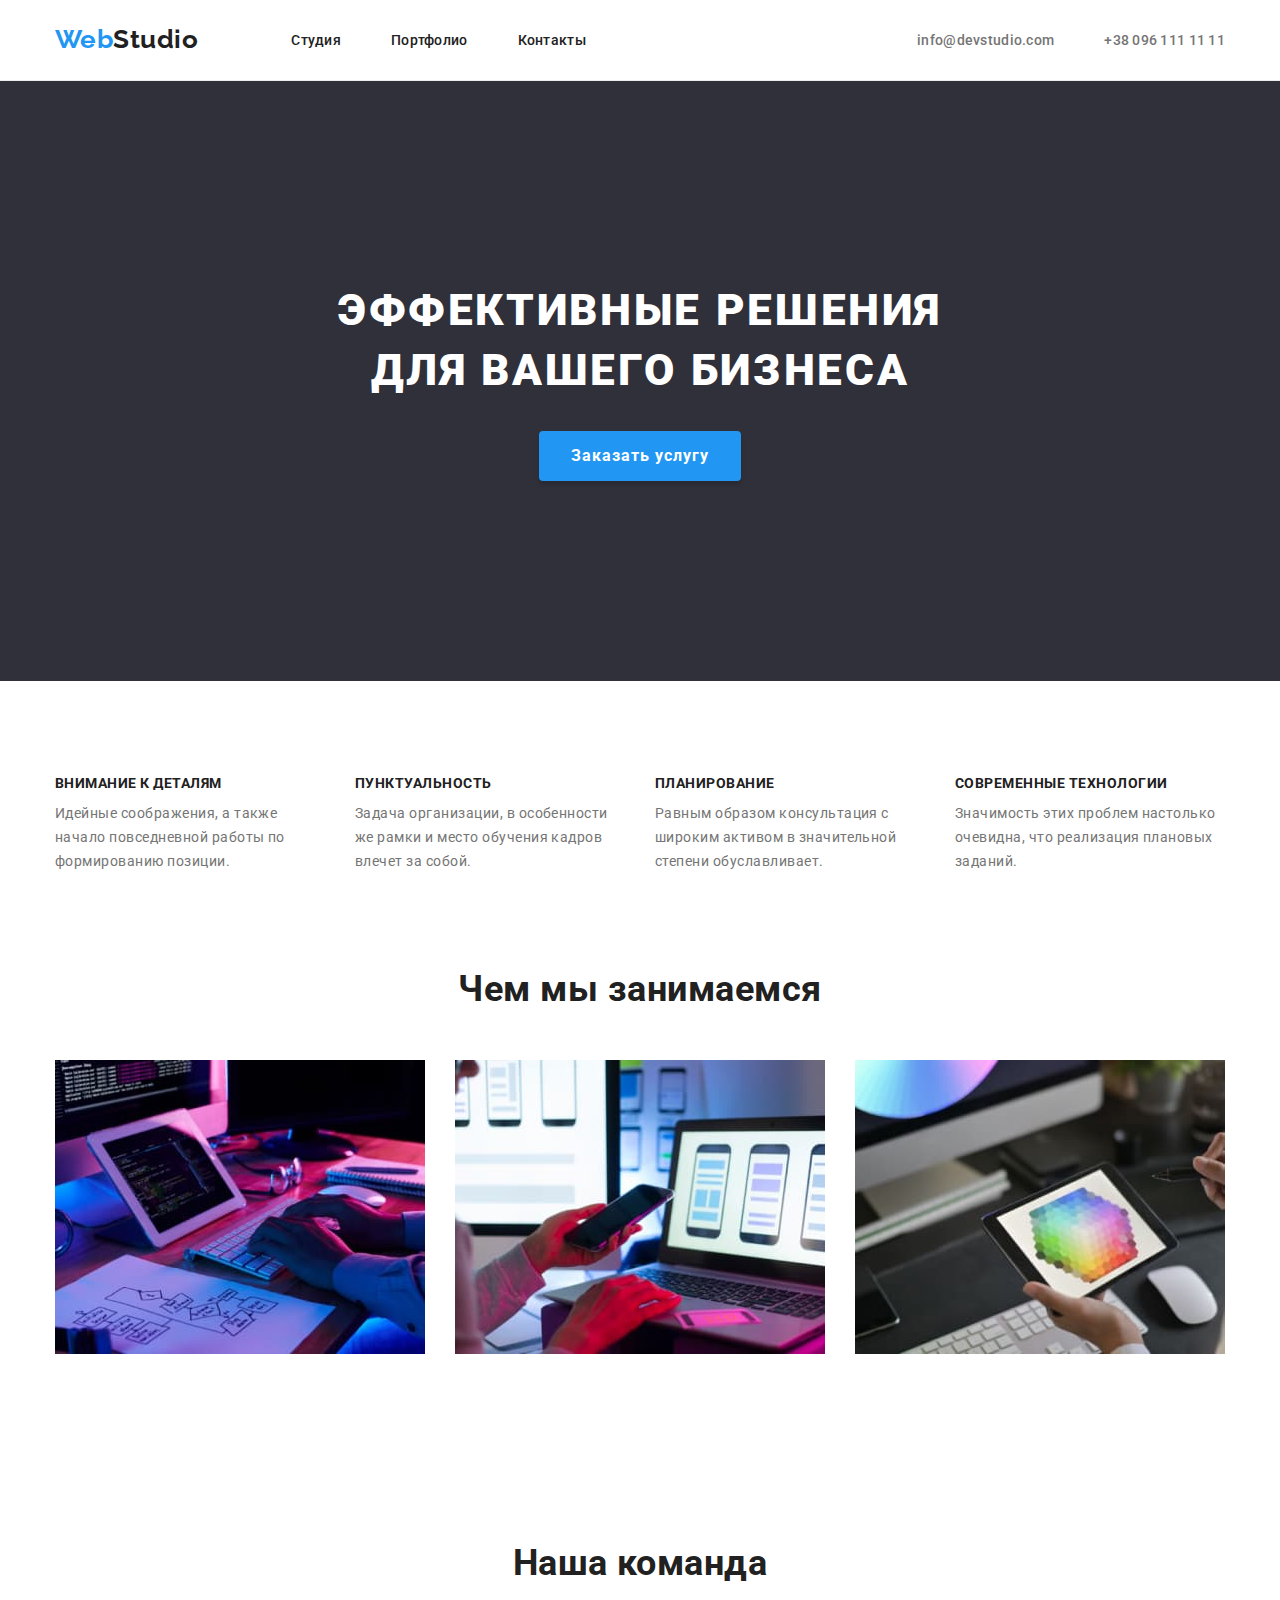
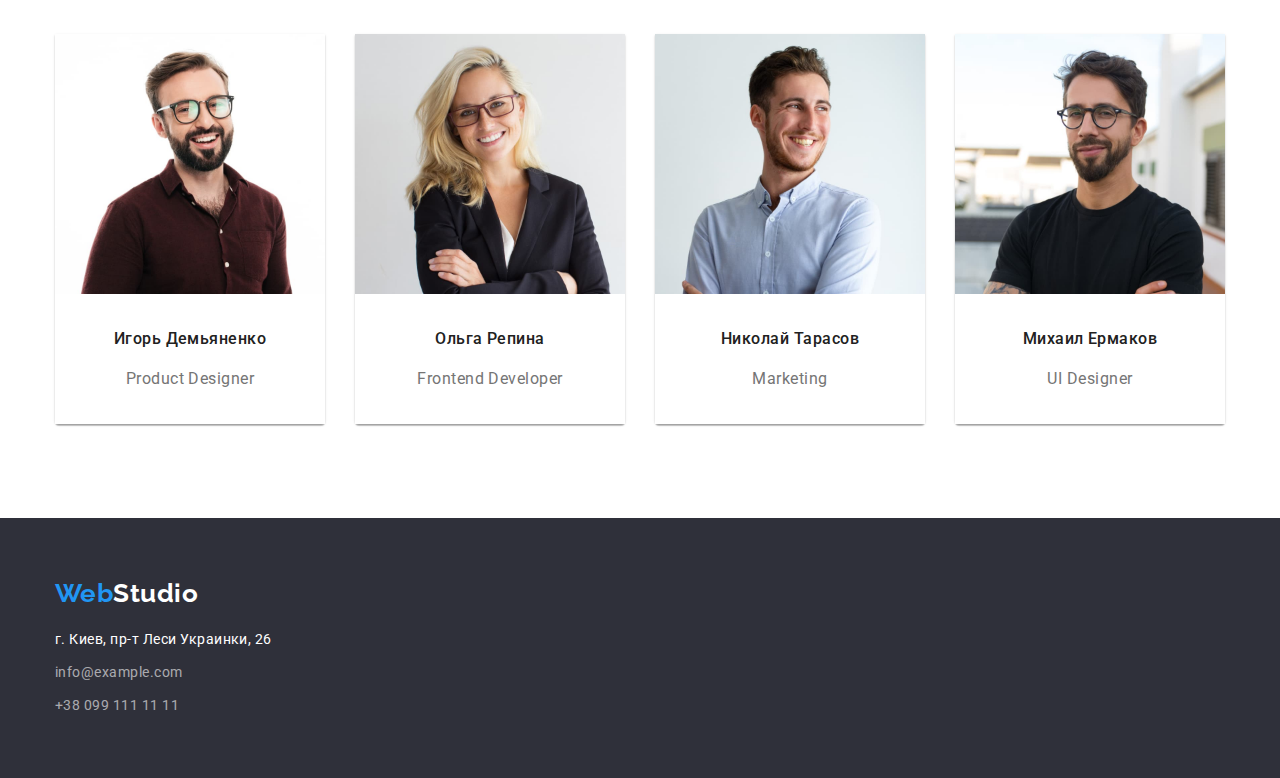
<file: index.html>
<!DOCTYPE html>
<html lang="ru">
<head>
    <meta charset="UTF-8">
    <meta http-equiv="X-UA-Compatible" content="IE=edge">
    <meta name="viewport" content="width=device-width, initial-scale=1.0">
    <title>Студия</title>
    <link href="https://fonts.googleapis.com/css2?family=Raleway:wght@700&family=Roboto:wght@400;500;700;900&display=swap"
      rel="stylesheet">
      <link rel="stylesheet" href="https://cdnjs.cloudflare.com/ajax/libs/modern-normalize/1.1.0/modern-normalize.min.css">
    <link rel="stylesheet" href="./css/styles.css">
</head>
<body>
    <!-- шапка документа -->
    <header class="header">
      <div class="main-nav container">
         
          <a href="./index.html" class="logo link"><span class="logo-part">Web</span>Studio</a>
          <nav class="nav">
          <ul class="site-nav list">
             <li class="item">
                 <a href="./index.html" class="link current">Студия</a>
             </li>
             <li class="item">
                 <a href="./portfolio.html" class="link">Портфолио</a>
             </li>
             <li class="item">
                 <a href="" class="link">Контакты</a>
             </li>
          </ul>
        </nav>
            <ul class="auth-nav list">
              <li class="item">
                 <a href="mailto:info@devstudio.com" class="contact">info@devstudio.com</a>
              </li>
              <li class="item">
                 <a href="tel:+380961111111" class="contact">+38 096 111 11 11</a>
              </li>
            </ul>

      </div>

    </header>

    <!-- основная часть -->
 <main>
      <!-- секция 1 hero -->

     <section class="section hero">
       <div class="container">
          <h1 class="hero-title">Эффективные решения <br/>для вашего бизнеса</h1>
          <button type="button" class="hero-btn">Заказать услугу</button>
        </div>
     </section>

     <!-- секция 2 -->
     <section class="section">
       <div class="container">
          <h2 class="visuallyhidden">Преимущества</h2>
          <ul class=" feature list">
             <li class="feature-item">
                 <h3 class="feature-title">Внимание к деталям</h3>
                 <p class="feature-text">Идейные соображения, а также начало повседневной работы по формированию позиции.</p>
             </li>
             <li class="feature-item">
                  <h3 class="feature-title">Пунктуальность</h3>
                  <p class="feature-text">Задача организации, в особенности же рамки и место обучения кадров влечет за собой.</p>
              </li>
              <li class="feature-item">
                  <h3 class="feature-title">Планирование</h3>
                  <p class="feature-text">Равным образом консультация с широким активом в значительной степени обуславливает.</p>
              </li>
              <li class="feature-item">
                  <h3 class="feature-title">Современные технологии</h3>
                  <p class="feature-text">Значимость этих проблем настолько очевидна, что реализация плановых заданий.</p>
              </li>
           </ul>
        </div>
     </section>

     <!-- секция 3 -->

     <section class="do section">
       <div class="container">
         <h2 class="title">Чем мы занимаемся</h2>
         <ul class="idea list">
              <li class="visual-list"><img src="./images/design.jpg" width="370" height="294"  alt="написание кода"></li>
              <li class="visual-list"><img src="./images/visualization.jpg" width="370" height="294" alt="подбор интерфейса"></li>
              <li class="visual-list"><img src="./images/colors.jpg" width="370" height="294" alt="выбор цветового оформления"></li>
         </ul>
       </div>
     </section>

     <!-- секция 4 -->

     <section class="section team">
       <div class="container">
         <h2 class="title">Наша команда</h2>
         <ul class="team-set list">
             <li class="team-card"><img src="./images/ihor.jpg" width="270" height="260"  alt="Игорь Демьяненко">
              <div class="team-card-footer">
               <h3 class="team-name">Игорь Демьяненко</h3>
               <p lang="en" class="team-position">Product Designer</p>
              </div>
             </li>
             <li class="team-card"><img src="./images/olha.jpg" width="270" height="260" alt="Ольга Репина">
              <div class="team-card-footer">
               <h3 class="team-name">Ольга Репина</h3>
               <p lang="en" class="team-position">Frontend Developer</p>
              </div>
             </li>
             <li class="team-card"><img src="./images/nikolay.jpg" width="270" height="260" alt="Николай Тарасов">
              <div class="team-card-footer">
               <h3 class="team-name">Николай Тарасов</h3>
               <p lang="en" class="team-position">Marketing</p>
              </div>
             </li>
             <li class="team-card"><img src="./images/mykhail.jpg" width="270" height="260" alt="Михаил Ермаков">
              <div class="team-card-footer">
               <h3 class="team-name">Михаил Ермаков</h3>
               <p lang="en" class="team-position">UI Designer</p>
              </div>
             </li>
         </ul>
       </div>
     </section>
    </main>

    <!-- подвал -->
    <footer class="footer">
        <div class="container">
          <a href="./index.html" class="link logo-footer"><span class="logo-accent">Web</span>Studio</a>
          <address>
          <ul class="footer-address list">
            <li class="footer-address-go"><a href="https://www.google.com.ua/maps/place/%D0%B1%D1%83%D0%BB.+%D0%9B%D0%B5%D1%81%D0%B8+%D0%A3%D0%BA%D1%80%D0%B0%D0%B8%D0%BD%D0%BA%D0%B8,+26,+%D0%9A%D0%B8%D0%B5%D0%B2,+02000/@50.4265807,30.5361918,17z/data=!3m1!4b1!4m5!3m4!1s0x40d4cf0e033ecbe9:0x57a4dffefec77da0!8m2!3d50.4265807!4d30.5383858?hl=ru"
                class="site-address link">г. Киев, пр-т Леси Украинки, 26</a></li>
            
                <li class="footer-address-point"><a href="mailto:info@example.com" class="link footer-contact">info@example.com</a></li>
                <li class="footer-address-point"><a href="tel:+380991111111" class="link footer-contact">+38 099 111 11 11</a></li>
          </ul>
          </address>
        </div>
    </footer>
</body>
</html>
</file>
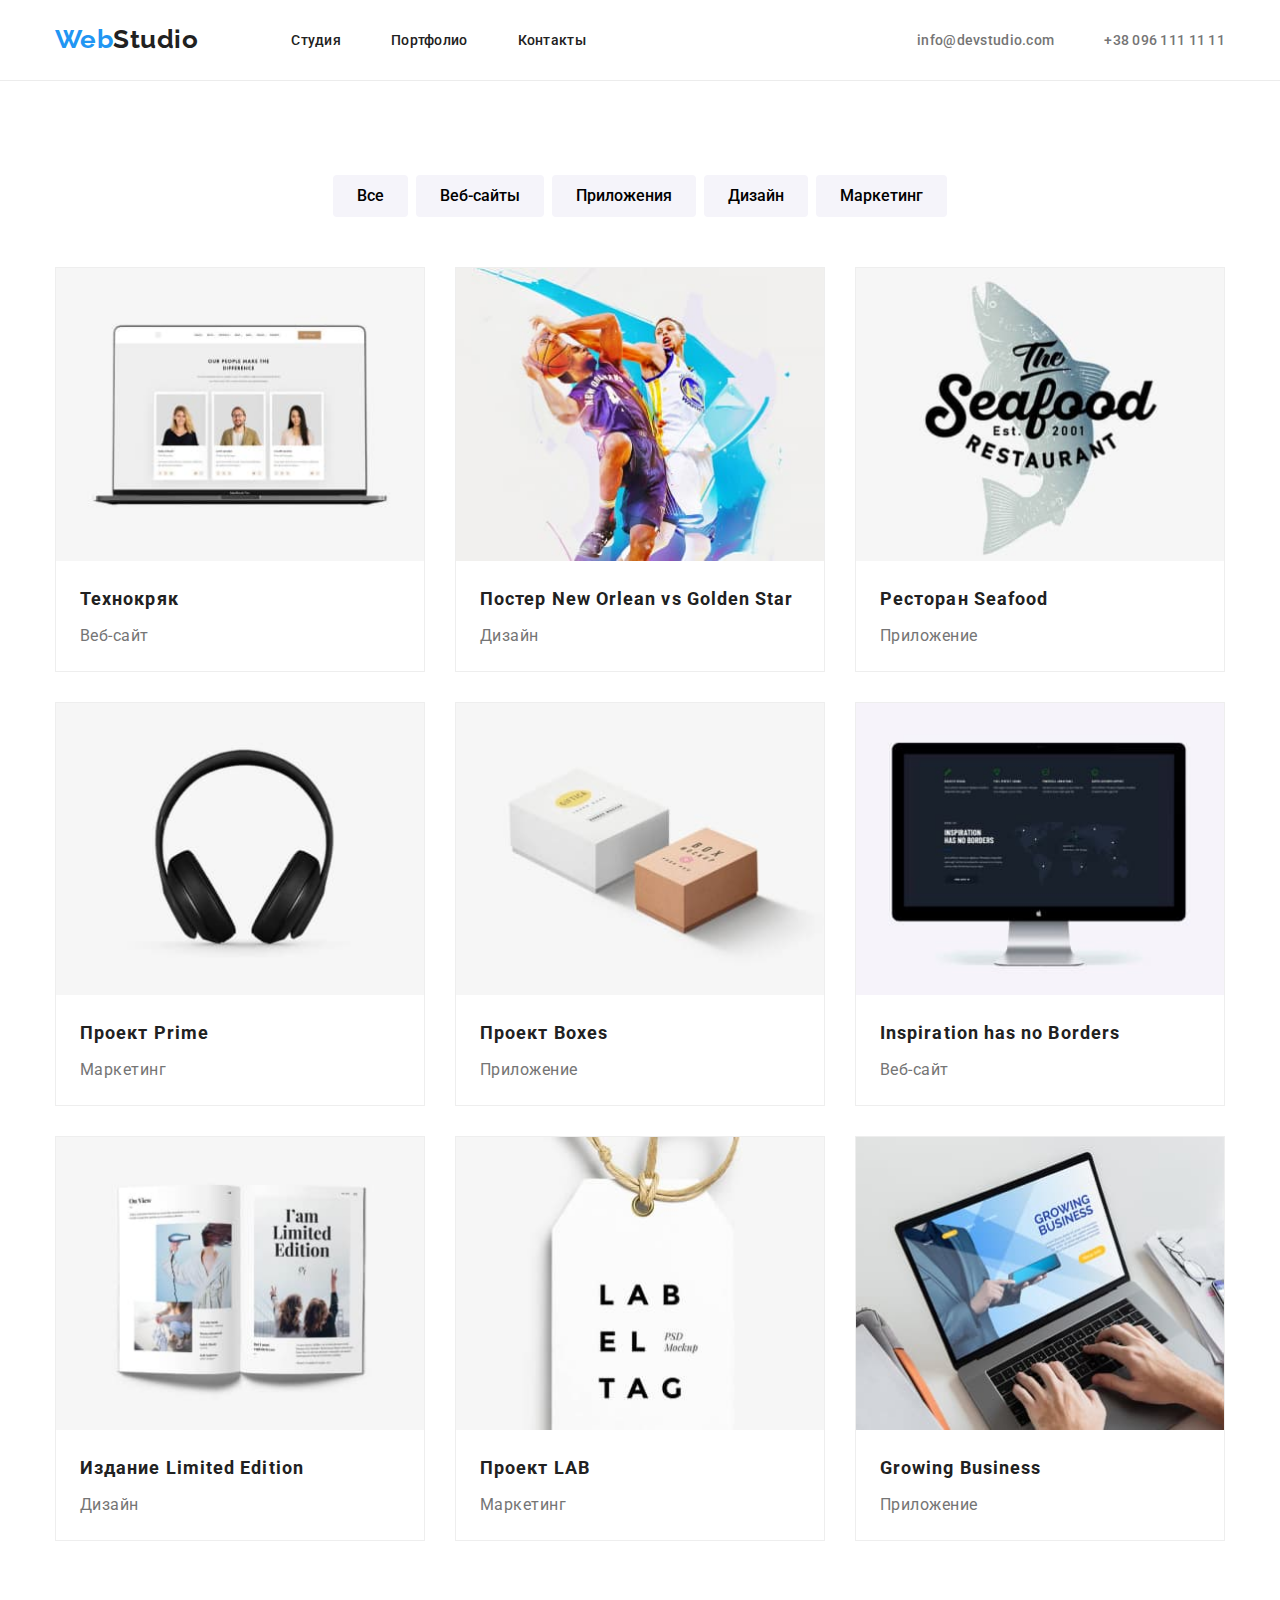
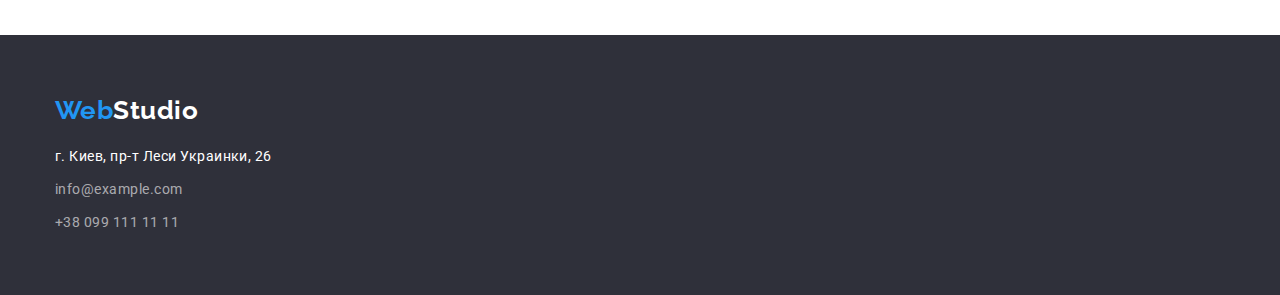
<file: portfolio.html>
<!DOCTYPE html>
<html lang="ru">
<head>
    <meta charset="UTF-8">
    <meta http-equiv="X-UA-Compatible" content="IE=edge">
    <meta name="viewport" content="width=device-width, initial-scale=1.0">
    <title>Портфолио</title>
    <link href="https://fonts.googleapis.com/css2?family=Raleway:wght@700&family=Roboto:wght@400;500;700;900&display=swap"
        rel="stylesheet">
        <link rel="stylesheet" href="https://cdnjs.cloudflare.com/ajax/libs/modern-normalize/1.1.0/modern-normalize.min.css">
    <link rel="stylesheet" href="./css/styles.css">
</head>
<body>

    <!-- шапка -->

    <header class="header">
        <div class="main-nav container">
    
            <a href="./index.html" class="logo link"><span class="logo-part">Web</span>Studio</a>
            <nav class="nav">
                <ul class="site-nav list">
                    <li class="item">
                        <a href="./index.html" class="link current">Студия</a>
                    </li>
                    <li class="item">
                        <a href="./portfolio.html" class="link">Портфолио</a>
                    </li>
                    <li class="item">
                        <a href="" class="link">Контакты</a>
                    </li>
                </ul>
            </nav>
            <ul class="auth-nav list">
                <li class="item">
                    <a href="mailto:info@devstudio.com" class="contact">info@devstudio.com</a>
                </li>
                <li class="item">
                    <a href="tel:+380961111111" class="contact">+38 096 111 11 11</a>
                </li>
            </ul>
    
        </div>
    
    </header>

    <!-- основная часть -->

    <main>
        <section class="section">
            <div class="container">
        <!-- фильтр -->
       <ul class="filter list">
           <li class="filter-btn"><button type="button" class="btn">Все</button></li>
           <li class="filter-btn"><button type="button" class="btn">Веб-сайты</button></li>
           <li class="filter-btn"><button type="button" class="btn">Приложения</button></li>
           <li class="filter-btn"><button type="button" class="btn">Дизайн</button></li>
           <li class="filter-btn"><button type="button" class="btn">Маркетинг</button></li>
       </ul>
       
       <!-- примеры работ -->
           <h1 class="visuallyhidden">Примеры работ</h1>
          <ul class="examples list">
              <li class="examples-item">
                  <img src="./images/technocrack.jpg" alt="страница сайта клиента" width="370" height="294">
                  <div class="examples-footer">
                  <h2 class="works">Технокряк</h2>
                  <p class="works-type">Веб-сайт</p>
                </div>
                </li>
              <li class="examples-item">
                  <img src="./images/neworlean.jpg" alt="двое баскетболистов борются за мяч" width="370" height="294">
                  <div class="examples-footer">
                  <h2 class="works">Постер <span lang="en">New Orlean vs Golden Star</span></h2>
                  <p class="works-type">Дизайн</p>
                </div>
                </li>
              <li class="examples-item">
                  <img src="./images/seafood.jpg" alt="рыба логотип ресторана" width="370" height="294">
                  <div class="examples-footer">
                  <h2 class="works">Ресторан <span lang="en">Seafood</span></h2>
                  <p class="works-type">Приложение</p>
                </div>
                </li>
              <li class="examples-item">
                  <img src="./images/prime.jpg" alt="наушники" width="370" height="294">
                  <div class="examples-footer">
                  <h2 class="works">Проект <span lang="en">Prime</span></h2>
                  <p class="works-type">Маркетинг</p>
                </div>
                </li>
              <li class="examples-item">
                  <img src="./images/boxes.jpg" alt="две коробки" width="370" height="294">
                  <div class="examples-footer">
                  <h2 class="works">Проект <span lang="en">Boxes</span></h2>
                  <p class="works-type">Приложение</p>
                </div>
                </li>
              <li class="examples-item">
                  <img src="./images/borders.jpg" alt="монитор с открытым изображением карты" width="370" height="294">
                  <div class="examples-footer">
                  <h2 class="works"><span lang="en">Inspiration has no Borders</span></h2>
                  <p class="works-type">Веб-сайт</p>
                </div>
                </li>
              <li class="examples-item">
                  <img src="./images/limited.jpg" alt="развоврот глянцевого журнала" width="370" height="294">
                  <div class="examples-footer">
                  <h2 class="works">Издание <span lang="en">Limited Edition</span></h2>
                  <p class="works-type">Дизайн</p>
                </div>
                </li>
              <li class="examples-item">
                  <img src="./images/lab.jpg" alt="бирка с надписью" width="370" height="294">
                  <div class="examples-footer">
                  <h2 class="works">Проект <span lang="en">LAB</span></h2>
                  <p class="works-type">Маркетинг</p>
                </div>
                </li>
              <li class="examples-item">
                  <img src="./images/growing.jpg" alt="приложение для бизнеса" width="370" height="294">
                  <div class="examples-footer">
                  <h2 class="works"><span lang="en">Growing Business</span></h2>
                  <p class="works-type">Приложение</p>
                </div>
                </li>
          </ul>
        </div>
       </section>
    </main>

    <!-- подвал -->

    <footer class="footer">
        <div class="container">
            <a href="./index.html" class="link logo-footer"><span class="logo-accent">Web</span>Studio</a>
            <address>
                <ul class="footer-address list">
                    <li class="footer-address-go"><a href="https://www.google.com.ua/maps/place/%D0%B1%D1%83%D0%BB.+%D0%9B%D0%B5%D1%81%D0%B8+%D0%A3%D0%BA%D1%80%D0%B0%D0%B8%D0%BD%D0%BA%D0%B8,+26,+%D0%9A%D0%B8%D0%B5%D0%B2,+02000/@50.4265807,30.5361918,17z/data=!3m1!4b1!4m5!3m4!1s0x40d4cf0e033ecbe9:0x57a4dffefec77da0!8m2!3d50.4265807!4d30.5383858?hl=ru"
                            class="site-address link">г. Киев, пр-т Леси Украинки, 26</a></li>
                    <li class="footer-address-point"><a href="mailto:info@example.com" class="link footer-contact">info@example.com</a></li>
                    <li class="footer-address-point"><a href="tel:+380991111111" class="link footer-contact">+38 099 111 11 11</a></li>
                </ul>
            </address>
        </div>
    </footer>
    
</body>
</html>
</file>
<file: css/styles.css>
html {
  box-sizing: border-box;
}
*,
*::before,
*::after {
  box-sizing: inherit;
}

:root {
  --logo-text-color: #000000;
  --accent-text-color: #2196f3;
  --primary-text-color: #212121;
  --secondary-text-color: #757575;
  --additional-color: rgba(255, 255, 255, 0.6);
  --hero-bcg-color: #2f303a;
  --primary-white-color: #ffffff;
  --card-radius: 0px 0px 4px 4px;
  --border-color: #eeeeee;
  --header-border: #ececec;
  --button-floor-color: #f5f4fa;
  --primary-bcg-color: #ffffff;

  --button-shadow: 0px 3px 1px rgba(0, 0, 0, 0.1),
    0px 1px 2px rgba(0, 0, 0, 0.08), 0px 2px 2px rgba(0, 0, 0, 0.12);

  --button-hero-shadow: 0px 4px 4px rgba(0, 0, 0, 0.15);
  --card-footer-shadow: 0px 1px 3px rgba(0, 0, 0, 0.12),
    0px 1px 1px rgba(0, 0, 0, 0.14), 0px 2px 1px rgba(0, 0, 0, 0.2);
}

body {
  background-color: var(--primary-bcg-color);
  color: var(--primary-text-color);
  font-family: "roboto", sans-serif;
  letter-spacing: 0.03em;
}

h1,
h2,
h3,
p {
  font-family: "roboto", sans-serif;
  margin: 0;
  padding: 0;
}

button {
  font-family: inherit;
  cursor: pointer;
}

.list {
  list-style: none;
  margin: 0;
  padding: 0;
}
a {
  text-decoration: none;
}

img {
  display: block;
  max-width: 100%;
  height: auto;
}

.container {
  width: 1200px;
  padding-left: 15px;
  padding-right: 15px;
  margin-right: auto;
  margin-left: auto;
}

/* шапка  */

.header {
  background-color: var(--primary-white-color);
  border-bottom: 1px solid var(--header-border);
}

.logo {
  display: block;
  color: var(--logo-text-color);
  font-family: "raleway", sans-serif;
  font-weight: 700;
  font-size: 26px;
  line-height: 1.17;
  padding-top: 24px;
  padding-bottom: 25px;
}

.logo-part {
  color: var(--accent-text-color);
  font-family: "raleway", sans-serif;
  font-weight: 700;
}

.main-nav {
  display: flex;
  align-items: center;
}
.nav {
  margin-left: 93px;
}
.site-nav {
  display: flex;
  font-size: 14px;
  line-height: 1.17;
  letter-spacing: 0.02em;
  font-weight: 500;
}

.site-nav .item:not(:last-child) {
  margin-right: 50px;
}

.site-nav .item:last-child {
  margin-right: 0px;
}

.site-nav .link {
  display: block;
  padding-top: 32px;
  padding-bottom: 32px;
}

.auth-nav {
  display: flex;
  margin-left: auto;
  font-size: 14px;
  line-height: 1.17;
  letter-spacing: 0.02em;
  font-weight: 500;
}

.auth-nav .item + .item {
  margin-left: 50px;
}

.auth-nav .item:last-child {
  margin-right: 0px;
}

.auth-nav .contact {
  display: block;
  padding-top: 32px;
  padding-bottom: 32px;
}

.link .current {
  color: var(--accent-text-color);
}

.contact {
  color: var(--secondary-text-color);
}

.contact:hover,
.contact:focus {
  color: var(--accent-text-color);
}
.link {
  color: var(--primary-text-color);
  font-style: normal;
}

.link:focus,
.link:hover {
  color: var(--accent-text-color);
}

/* секция */

.section {
  padding-top: 94px;
  padding-bottom: 94px;
}

/* Герой */
.hero {
  background-color: var(--hero-bcg-color);

  height: 600px;
  padding: 200px 0px;

  text-align: center;
}
.hero-title {
  color: var(--primary-white-color);
  font-weight: 900;
  font-size: 44px;
  line-height: 1.36;
  letter-spacing: 0.06em;
  text-transform: uppercase;
  margin-bottom: 30px;
}

.hero-btn {
  display: inline-block;
  color: var(--primary-white-color);
  background-color: var(--accent-text-color);
  font-size: 16px;
  line-height: 1.88;
  letter-spacing: 0.06em;
  font-weight: 700;
  min-width: 200px;
  min-height: 50px;
  padding: 10px 32px;
  border: 0px;
  border-radius: 4px;
  box-shadow: var(--button-hero-shadow);
}

/* преимущества */

.feature {
  display: flex;
}

.feature-item {
  margin-right: 30px;
  max-width: 270px;
  width: calc((100% - 3 * 30px) / 4);
}

.feature-item:nth-child(4n) {
  margin-right: 0px;
}

.feature-title {
  font-size: 14px;
  line-height: 1.17;
  text-transform: uppercase;
  margin-bottom: 10px;
}

.feature-text {
  color: var(--secondary-text-color);
  font-size: 14px;
  line-height: 1.71;
}

/* общее для наша команда и чем мы занимаемся */

.title {
  display: block;
  font-size: 36px;
  line-height: 1.17;
  margin-bottom: 50px;
  text-align: center;
}

/* чем мы занимаемся */

.do {
  padding-top: 0;
}
.idea {
  display: flex;
}
.visual-list {
  margin-right: 30px;
}

.visual-list:nth-child(3n) {
  margin-right: 0;
}
/* наша команда */

.team-set {
  display: flex;
}

.team-card {
  width: calc((100% - 3 * 30px) / 4);
  margin-right: 30px;
  box-shadow: var(--card-footer-shadow);
  border-radius: var(--card-radius);
}

.team-card:nth-child(4n) {
  margin-right: 0;
}

.team-name {
  font-size: 16px;
  line-height: 1.88;
  font-weight: 500;

  text-align: center;
}

.team-position {
  color: var(--secondary-text-color);
  font-size: 16px;
  line-height: 1.88;

  text-align: center;
  margin-top: 10px;
}

.team-card-footer {
  background-color: var(--primary-white-color);
  padding-top: 30px;
  padding-bottom: 30px;
}

/* подвал */

.logo-footer {
  font-family: "raleway", sans-serif;
  color: var(--primary-white-color);
  font-weight: 700;
  font-size: 26px;
  line-height: 1.17;
}

.logo-accent {
  color: var(--accent-text-color);
}

.footer-address {
  color: var(--primary-white-color);
  font-size: 14px;
  line-height: 1.71;
  font-style: normal;
}

.site-address {
  color: var(--primary-white-color);
}

.footer-contact {
  color: var(--additional-color);
}

.footer-address-point {
  margin-top: 9px;
}

.footer-address-go {
  margin-top: 20px;
}

.footer {
  background-color: var(--hero-bcg-color);
  padding-top: 60px;
  padding-bottom: 60px;
}

/* фильтр кнопок */

.filter {
  display: flex;
  justify-content: center;
  margin-bottom: 50px;
}

.filter-btn:not(:last-child) {
  margin-right: 8px;
}

.filter-btn:last-child {
  margin-right: 0;
}

.btn {
  background-color: var(--button-floor-color);
  display: inline-block;
  font-weight: 500;
  font-size: 16px;
  line-height: 1.62;

  border-radius: 4px;
  border-color: transparent;
  padding: 6px 22px;
}

.btn:hover,
.btn:focus {
  background-color: var(--accent-text-color);
  color: var(--primary-white-color);
  box-shadow: var(--button-shadow);
}

/* примеры работ */

.examples {
  display: flex;
  flex-wrap: wrap;
}

.examples-item {
  width: calc((100% - 2 * 30px) / 3);
  margin-right: 30px;
  margin-bottom: 30px;
  border: 1px solid var(--border-color);
}

.examples-item:nth-child(3n) {
  margin-right: 0;
}

.examples-item:nth-last-child(-n + 3) {
  margin-bottom: 0;
}

.examples-footer {
  padding: 20px 24px;
  background: var(--primary-background-color);
}
.works {
  font-size: 18px;
  line-height: 2;
  letter-spacing: 0.06em;
}

.works-type {
  color: var(--secondary-text-color);
  font-size: 16px;
  line-height: 1.88;
  margin-top: 4px;
}

.visuallyhidden:not(:focus):not(:active) {
  position: absolute;

  width: 1px;
  height: 1px;
  margin: -1px;
  border: 0;
  padding: 0;

  white-space: nowrap;

  clip-path: inset(100%);
  clip: rect(0 0 0 0);
  overflow: hidden;
}
</file>
